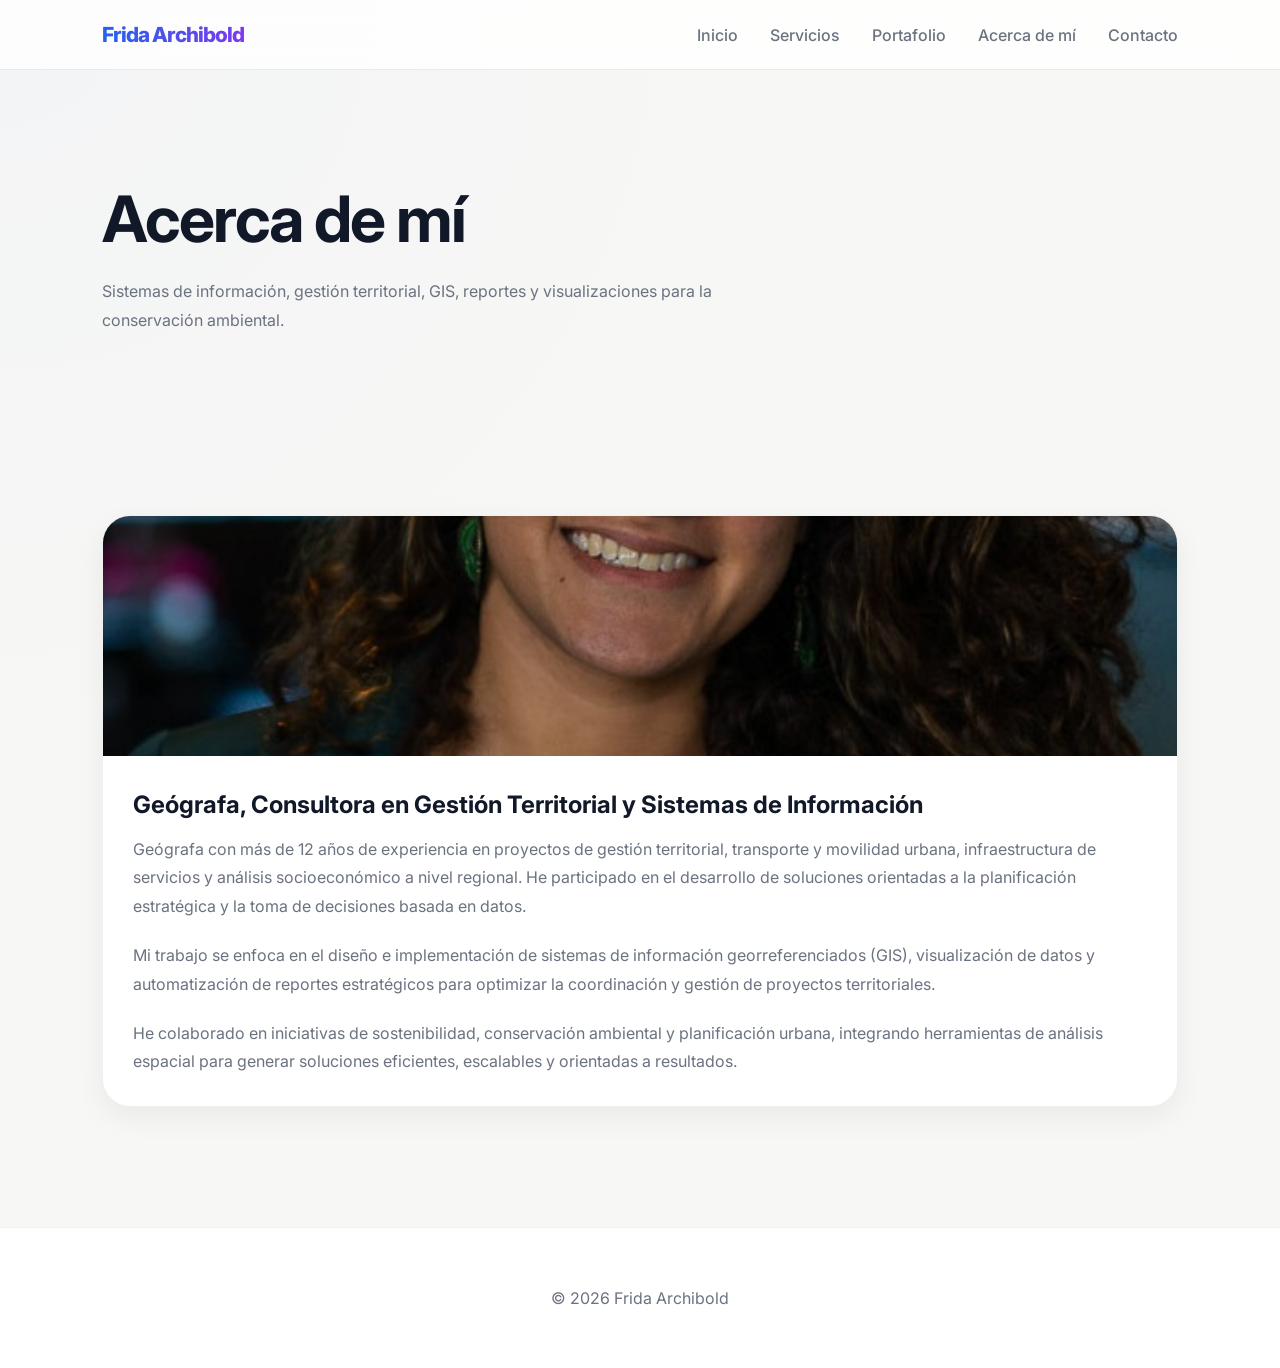
<file: about.html>
<!DOCTYPE html>
<html lang="es">

<head>

  <meta charset="UTF-8">
  <meta name="viewport" content="width=device-width, initial-scale=1.0">

  <title>Acerca | Frida Archibold</title>

  <link rel="stylesheet" href="style.css">

</head>

<body>

  <!-- NAVBAR -->

  <header class="navbar">

    <div class="logo">
      Frida Archibold
    </div>

    <nav>
      <a href="index.html">Inicio</a>
      <a href="services.html">Servicios</a>
      <a href="portfolio.html">Portafolio</a>
      <a href="about.html">Acerca de mí</a>
      <a href="contact.html">Contacto</a>
    </nav>

  </header>

  <!-- HEADER -->

  <section class="page-header">

    <h1>Acerca de mí</h1>

    <p>
      Sistemas de información, gestión territorial, GIS, reportes y visualizaciones para la conservación ambiental.
    </p>

  </section>

  <!-- ABOUT -->

  <section class="about-section">

    <div class="card about-card">

      <!-- FOTO -->

      <div class="about-image">

        <img src="frida.jpg" alt="Foto de Frida Archibold">

      </div>

      <!-- CONTENIDO -->

      <div class="card-content">

        <h3>
          Geógrafa, Consultora en Gestión Territorial y Sistemas de Información
        </h3>

        <p>
          Geógrafa con más de 12 años de experiencia en proyectos de gestión territorial, transporte y movilidad urbana, infraestructura de servicios y análisis socioeconómico a nivel regional. 
          He participado en el desarrollo de soluciones orientadas a la planificación estratégica y la toma de decisiones basada en datos.
        </p>

        <br>

        <p>
          Mi trabajo se enfoca en el diseño e implementación de sistemas de información georreferenciados (GIS), visualización de datos y automatización de reportes estratégicos para optimizar la coordinación y gestión de proyectos territoriales.
        </p>

        <br>

        <p>
          He colaborado en iniciativas de sostenibilidad, conservación ambiental y planificación urbana, integrando herramientas de análisis espacial para generar soluciones eficientes, escalables y orientadas a resultados.
        </p>

      </div>

    </div>

  </section>

  <!-- FOOTER -->

  <footer>

    <p>
      © 2026 Frida Archibold
    </p>

  </footer>

</body>

</html>
</file>
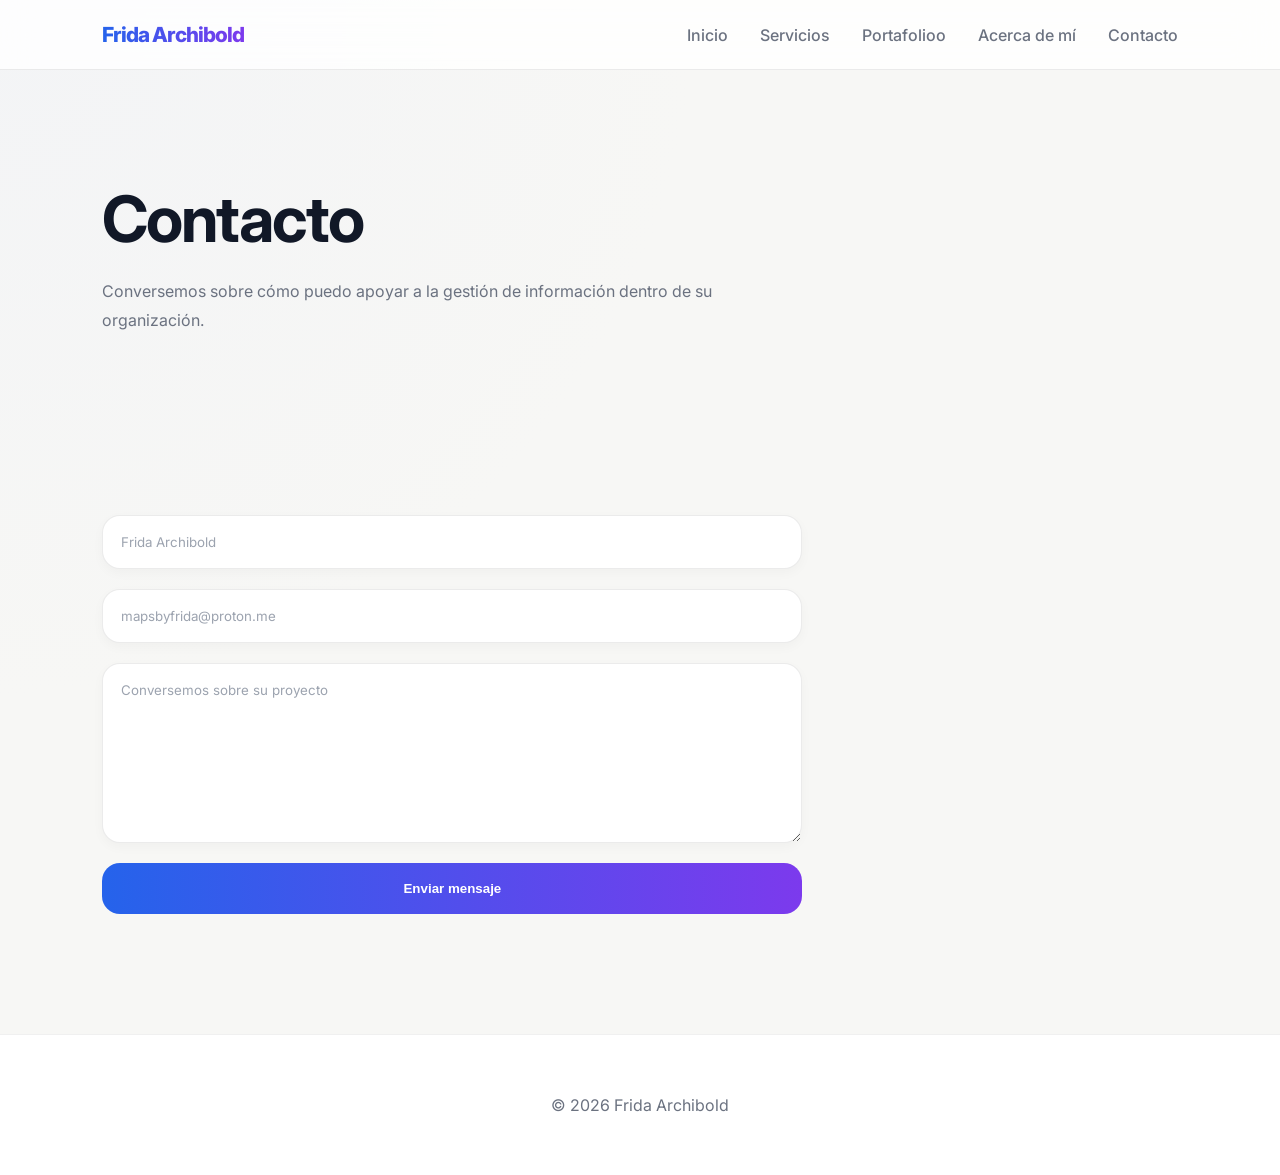
<file: contact.html>
<!DOCTYPE html>
<html lang="es">

<head>

  <meta charset="UTF-8">
  <meta name="viewport" content="width=device-width, initial-scale=1.0">

  <title>Contacto | Frida Archibold</title>

  <link rel="stylesheet" href="style.css">

</head>

<body>

<header class="navbar">

  <div class="logo">
    Frida Archibold
  </div>

  <nav>
    <a href="index.html">Inicio</a>
    <a href="services.html">Servicios</a>
    <a href="portfolio.html">Portafolioo</a>
    <a href="about.html">Acerca de mí</a>
    <a href="contact.html">Contacto</a>
  </nav>

</header>

<section class="page-header">

  <h1>Contacto</h1>

  <p>
    Conversemos sobre cómo puedo apoyar a la gestión de información dentro de su organización.
  </p>

</section>

<section>

  <form>

    <input type="text" placeholder="Frida Archibold">

    <input type="email" placeholder="mapsbyfrida@proton.me">

    <textarea placeholder="Conversemos sobre su proyecto"></textarea>

    <button type="Enviar">
      Enviar mensaje
    </button>

  </form>

</section>

<footer>

  <p>
    © 2026 Frida Archibold
  </p>

</footer>

</body>

</html>
</file>
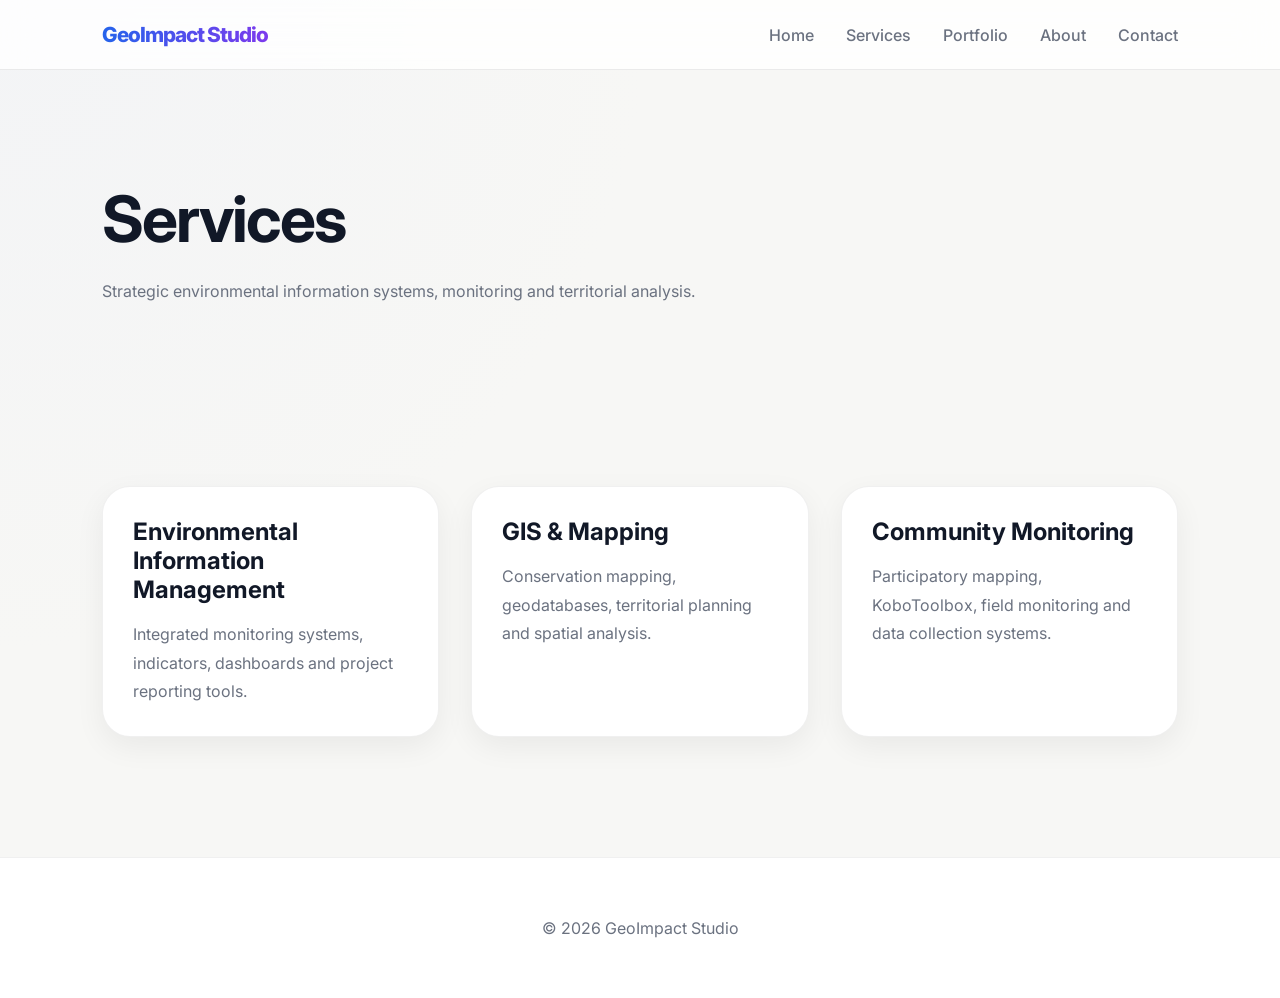
<file: services.html>
<!DOCTYPE html>
<html lang="en">

<head>

  <meta charset="UTF-8">
  <meta name="viewport" content="width=device-width, initial-scale=1.0">

  <title>Services | GeoImpact Studio</title>

  <link rel="stylesheet" href="style.css">

</head>

<body>

<header class="navbar">

  <div class="logo">
    GeoImpact Studio
  </div>

  <nav>
    <a href="index.html">Home</a>
    <a href="services.html">Services</a>
    <a href="portfolio.html">Portfolio</a>
    <a href="about.html">About</a>
    <a href="contact.html">Contact</a>
  </nav>

</header>

<section class="page-header">

  <h1>Services</h1>

  <p>
    Strategic environmental information systems,
    monitoring and territorial analysis.
  </p>

</section>

<section>

  <div class="cards">

    <div class="card">
      <div class="card-content">
        <h3>Environmental Information Management</h3>
        <p>
          Integrated monitoring systems, indicators,
          dashboards and project reporting tools.
        </p>
      </div>
    </div>

    <div class="card">
      <div class="card-content">
        <h3>GIS & Mapping</h3>
        <p>
          Conservation mapping, geodatabases,
          territorial planning and spatial analysis.
        </p>
      </div>
    </div>

    <div class="card">
      <div class="card-content">
        <h3>Community Monitoring</h3>
        <p>
          Participatory mapping, KoboToolbox,
          field monitoring and data collection systems.
        </p>
      </div>
    </div>

  </div>

</section>

<footer>

  <p>
    © 2026 GeoImpact Studio
  </p>

</footer>

</body>

</html>
</file>
<file: style.css>
@import url('https://fonts.googleapis.com/css2?family=Inter:wght@300;400;500;600;700;800;900&display=swap');

:root{
  --bg:#f7f7f5;
  --bg2:#ffffff;
  --card:#ffffff;

  --primary:#2563eb;
  --secondary:#7c3aed;
  --accent:#10b981;

  --text:#111827;
  --muted:#6b7280;

  --border:rgba(0,0,0,0.08);

  --shadow:0 10px 30px rgba(0,0,0,0.06);
}

*{
  margin:0;
  padding:0;
  box-sizing:border-box;
}

html{
  scroll-behavior:smooth;
}

body{
  font-family:'Inter',sans-serif;

  background:
  radial-gradient(circle at top left,#f3f4f6 0%,#f7f7f5 40%),
  linear-gradient(to bottom,#f7f7f5,#ffffff);

  color:var(--text);

  overflow-x:hidden;
}

/* NAVBAR */

.navbar{
  position:fixed;
  width:100%;
  top:0;
  z-index:1000;

  backdrop-filter:blur(20px);

  background:rgba(255,255,255,0.82);

  border-bottom:1px solid var(--border);

  display:flex;
  justify-content:space-between;
  align-items:center;

  padding:22px 8%;
}

.logo{
  font-size:1.3rem;
  font-weight:800;
  letter-spacing:-1px;

  background:linear-gradient(
  to right,
  var(--primary),
  var(--secondary));

  -webkit-background-clip:text;
  -webkit-text-fill-color:transparent;
}

nav{
  display:flex;
  gap:32px;
}

nav a{
  color:var(--muted);
  text-decoration:none;
  font-weight:500;
  transition:0.3s;
}

nav a:hover{
  color:var(--text);
}

/* HERO */

.hero{
  min-height:100vh;

  display:flex;
  align-items:center;

  padding:140px 8% 100px;
}

.hero-content{
  max-width:760px;
}

.tag{
  display:inline-flex;
  align-items:center;
  gap:10px;

  padding:12px 20px;

  border-radius:999px;

  background:#eef2ff;

  border:1px solid rgba(37,99,235,0.08);

  color:var(--primary);

  margin-bottom:30px;

  font-size:0.95rem;

  font-weight:600;
}

.hero h1{
  font-size:5rem;
  line-height:1;
  letter-spacing:-3px;

  margin-bottom:30px;

  color:var(--text);
}

.hero p{
  font-size:1.2rem;
  line-height:1.9;

  color:var(--muted);

  margin-bottom:40px;

  max-width:700px;
}

.hero-buttons{
  display:flex;
  gap:20px;
}

/* BUTTONS */

.btn-primary{
  background:linear-gradient(
  to right,
  var(--primary),
  var(--secondary));

  color:white;

  padding:16px 30px;

  border-radius:16px;

  text-decoration:none;

  font-weight:700;

  transition:0.3s;

  box-shadow:0 10px 30px rgba(37,99,235,0.15);
}

.btn-primary:hover{
  transform:translateY(-4px);
  box-shadow:0 20px 40px rgba(37,99,235,0.18);
}

.btn-secondary{
  border:1px solid rgba(0,0,0,0.08);

  color:var(--text);

  background:white;

  padding:16px 30px;

  border-radius:16px;

  text-decoration:none;

  transition:0.3s;
}

.btn-secondary:hover{
  background:#f3f4f6;
}

/* SECTIONS */

section{
  padding:120px 8%;
}

.section-title{
  margin-bottom:70px;
}

.section-title span{
  color:var(--primary);
  text-transform:uppercase;
  letter-spacing:2px;
  font-size:0.9rem;
  font-weight:700;
}

.section-title h2{
  font-size:3rem;
  margin-top:10px;
  margin-bottom:20px;
  letter-spacing:-2px;

  color:var(--text);
}

.section-title p{
  color:var(--muted);
  max-width:700px;
  line-height:1.8;
}

/* CARDS */

.cards{
  display:grid;

  grid-template-columns:
  repeat(auto-fit,minmax(320px,1fr));

  gap:32px;
}

.card{
  position:relative;

  background:var(--card);

  border:1px solid rgba(0,0,0,0.06);

  border-radius:28px;

  overflow:hidden;

  transition:0.4s;

  box-shadow:var(--shadow);
}

.card:hover{
  transform:translateY(-10px);

  border-color:rgba(37,99,235,0.15);

  box-shadow:
  0 20px 40px rgba(0,0,0,0.08);
}

.card img{
  width:100%;
  height:240px;
  object-fit:cover;
}

.card-content{
  padding:30px;
}

.card h3{
  font-size:1.5rem;
  margin-bottom:16px;

  color:var(--text);
}

.card p{
  color:var(--muted);
  line-height:1.8;
}

/* CTA */

.cta{
  text-align:center;

  background:
  linear-gradient(
  135deg,
  rgba(37,99,235,0.05),
  rgba(124,58,237,0.05));

  border-top:1px solid rgba(0,0,0,0.05);
  border-bottom:1px solid rgba(0,0,0,0.05);
}

.cta h2{
  font-size:3rem;
  margin-bottom:20px;

  color:var(--text);
}

.cta p{
  color:var(--muted);
  max-width:700px;
  margin:auto;
  margin-bottom:40px;
  line-height:1.8;
}

/* FOOTER */

footer{
  padding:60px 8%;

  border-top:1px solid rgba(0,0,0,0.06);

  color:var(--muted);

  text-align:center;

  background:white;
}

/* PAGE HEADER */

.page-header{
  padding-top:180px;
  padding-bottom:60px;
}

.page-header h1{
  font-size:4rem;
  letter-spacing:-2px;
  margin-bottom:20px;

  color:var(--text);
}

.page-header p{
  color:var(--muted);
  max-width:700px;
  line-height:1.8;
}

/* CONTACT */

form{
  display:flex;
  flex-direction:column;
  gap:20px;
  max-width:700px;
}

input,
textarea{
  background:white;

  border:1px solid rgba(0,0,0,0.08);

  padding:18px;

  border-radius:18px;

  color:var(--text);

  font-family:'Inter',sans-serif;

  box-shadow:0 4px 12px rgba(0,0,0,0.03);
}

input::placeholder,
textarea::placeholder{
  color:#9ca3af;
}

textarea{
  min-height:180px;
}

button{
  background:linear-gradient(
  to right,
  var(--primary),
  var(--secondary));

  color:white;

  border:none;

  padding:18px;

  border-radius:18px;

  font-weight:700;

  cursor:pointer;

  transition:0.3s;
}

button:hover{
  opacity:0.95;
  transform:translateY(-2px);
}

/* RESPONSIVE */

@media(max-width:900px){

  .hero h1{
    font-size:3.3rem;
  }

  nav{
    display:none;
  }

  .section-title h2{
    font-size:2.2rem;
  }

  .cta h2{
    font-size:2.3rem;
  }

  .hero-buttons{
    flex-direction:column;
  }

}
</file>
